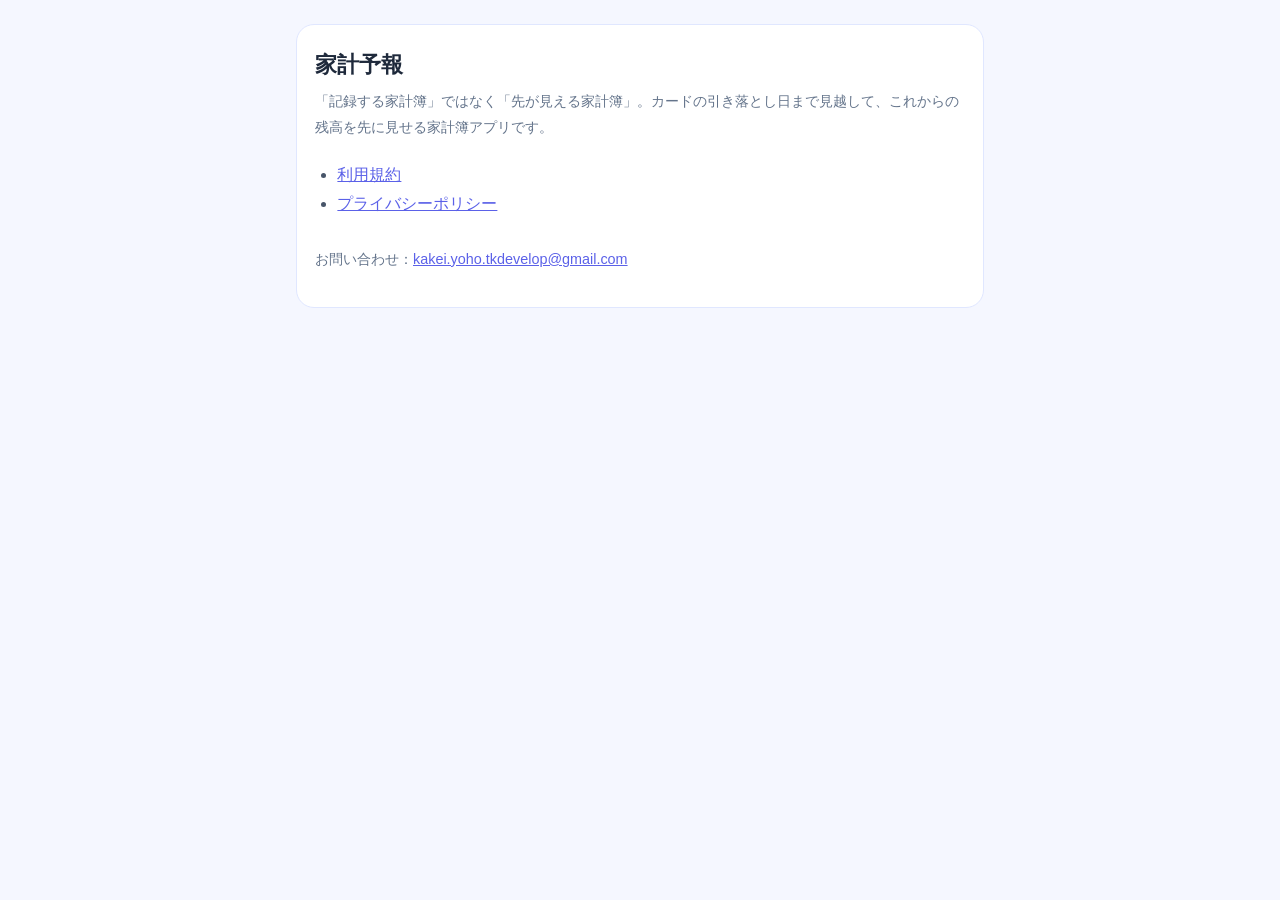
<file: index.html>
<!doctype html>
<html lang="ja">
<head>
<meta charset="utf-8">
<meta name="viewport" content="width=device-width, initial-scale=1">
<title>家計予報</title>
<link rel="stylesheet" href="style.css">
</head>
<body>
<main>
  <div class="card">
    <h1>家計予報</h1>
    <p class="lead">「記録する家計簿」ではなく「先が見える家計簿」。カードの引き落とし日まで見越して、これからの残高を先に見せる家計簿アプリです。</p>
    <ul>
      <li><a href="kakei-yoho/terms.html">利用規約</a></li>
      <li><a href="kakei-yoho/privacy.html">プライバシーポリシー</a></li>
    </ul>
    <p class="date">お問い合わせ：<a href="mailto:kakei.yoho.tkdevelop@gmail.com">kakei.yoho.tkdevelop@gmail.com</a></p>
  </div>
</main>
</body>
</html>
</file>
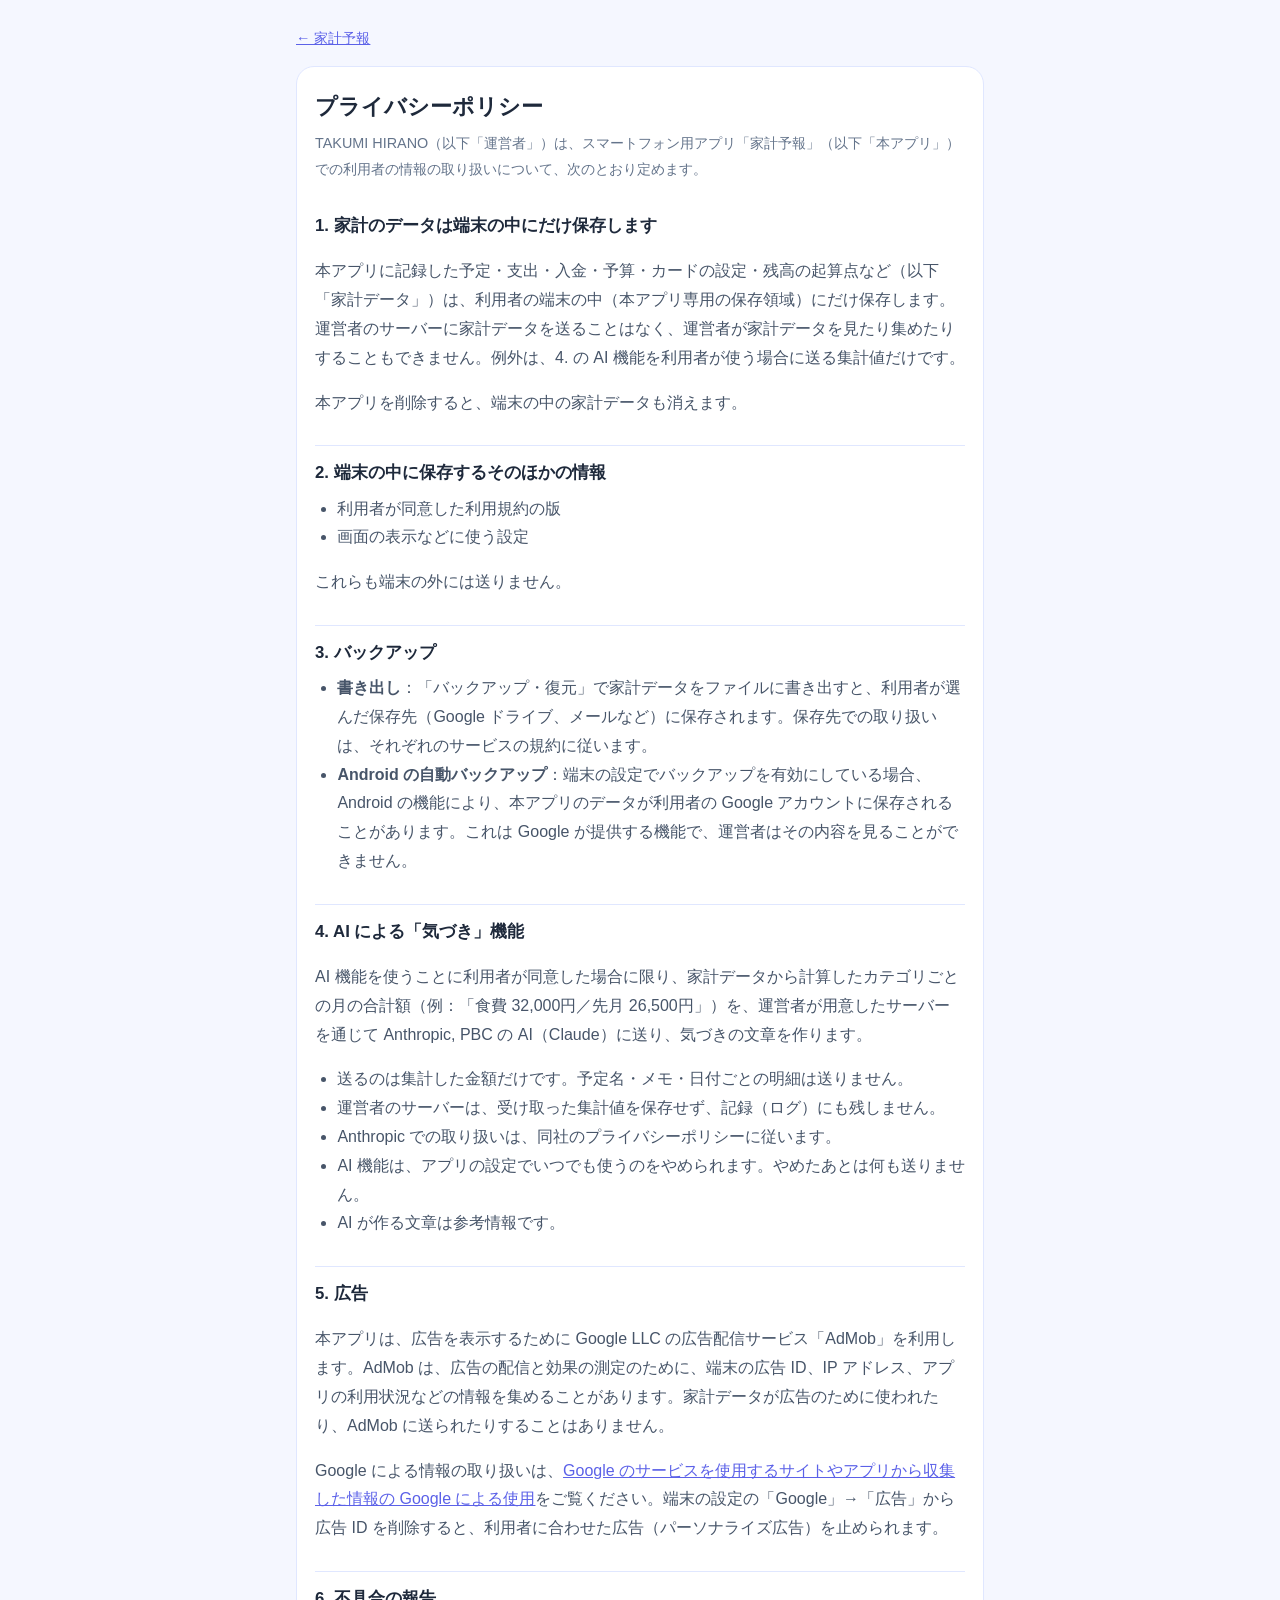
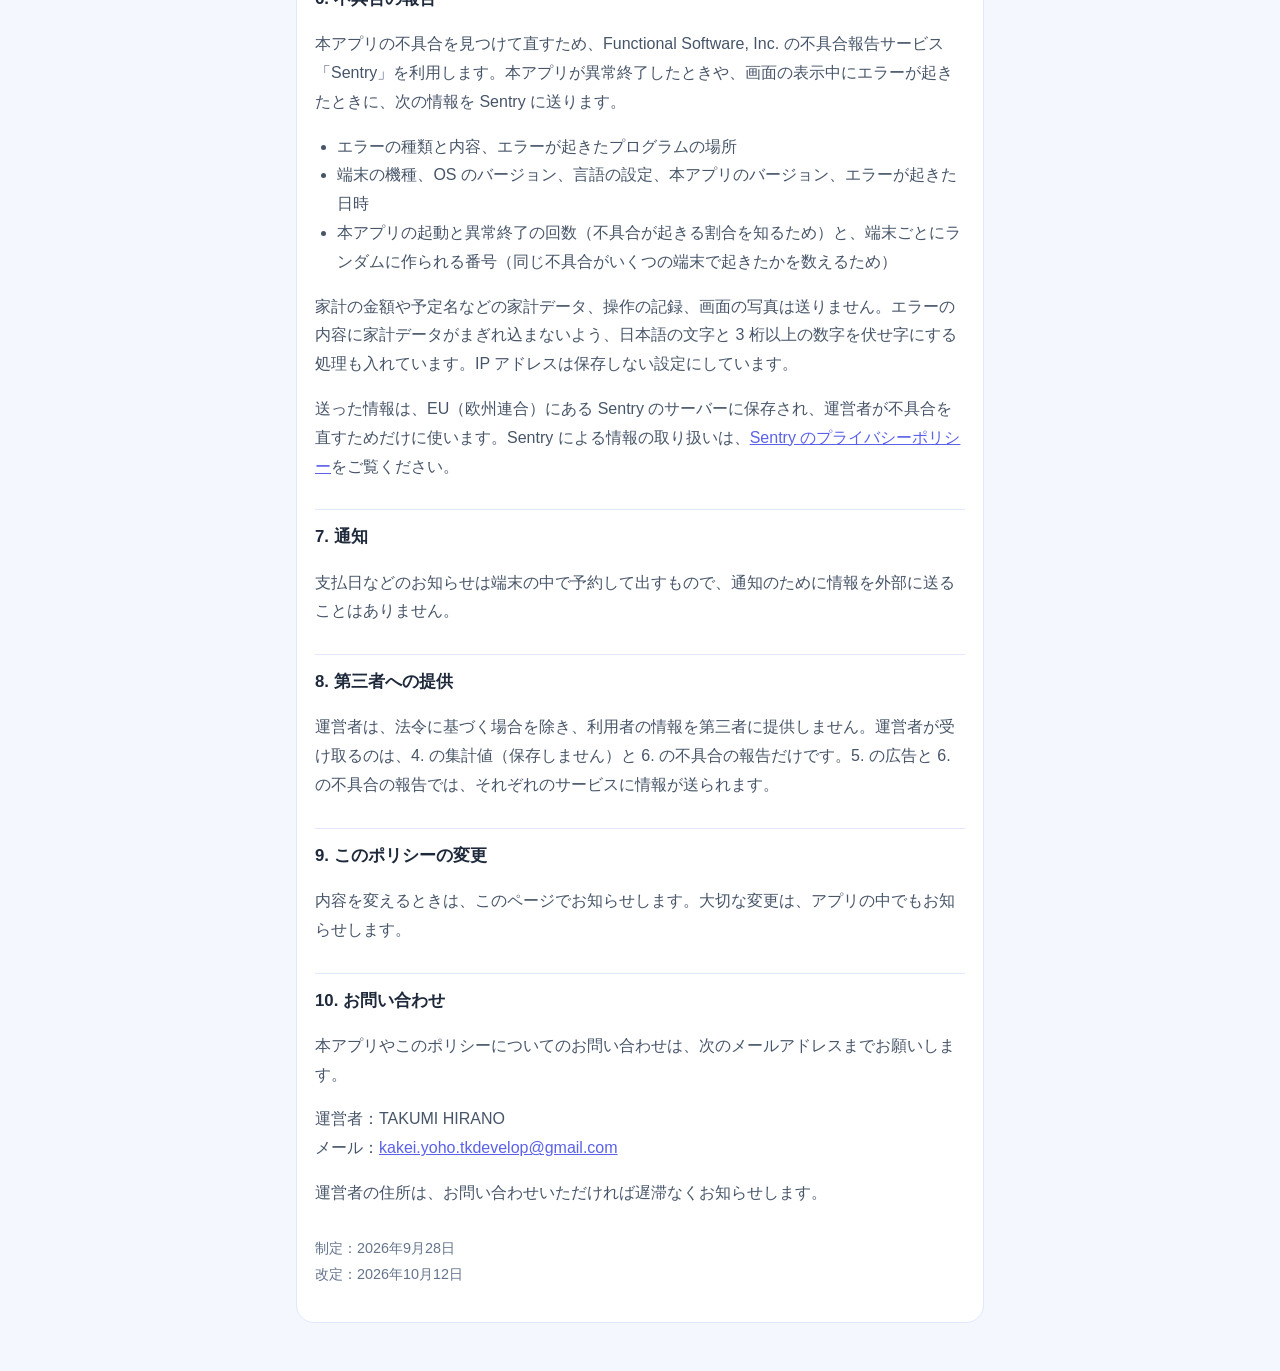
<file: kakei-yoho/privacy.html>
<!doctype html>
<html lang="ja">
<head>
<meta charset="utf-8">
<meta name="viewport" content="width=device-width, initial-scale=1">
<title>プライバシーポリシー｜家計予報</title>
<link rel="stylesheet" href="../style.css">
</head>
<body>
<main>
  <a class="back" href="../index.html">← 家計予報</a>
  <div class="card">
    <h1>プライバシーポリシー</h1>
    <p class="lead">TAKUMI HIRANO（以下「運営者」）は、スマートフォン用アプリ「家計予報」（以下「本アプリ」）での利用者の情報の取り扱いについて、次のとおり定めます。</p>

    <h2>1. 家計のデータは端末の中にだけ保存します</h2>
    <p>本アプリに記録した予定・支出・入金・予算・カードの設定・残高の起算点など（以下「家計データ」）は、利用者の端末の中（本アプリ専用の保存領域）にだけ保存します。運営者のサーバーに家計データを送ることはなく、運営者が家計データを見たり集めたりすることもできません。例外は、4. の AI 機能を利用者が使う場合に送る集計値だけです。</p>
    <p>本アプリを削除すると、端末の中の家計データも消えます。</p>

    <h2>2. 端末の中に保存するそのほかの情報</h2>
    <ul>
      <li>利用者が同意した利用規約の版</li>
      <li>画面の表示などに使う設定</li>
    </ul>
    <p>これらも端末の外には送りません。</p>

    <h2>3. バックアップ</h2>
    <ul>
      <li><strong>書き出し</strong>：「バックアップ・復元」で家計データをファイルに書き出すと、利用者が選んだ保存先（Google ドライブ、メールなど）に保存されます。保存先での取り扱いは、それぞれのサービスの規約に従います。</li>
      <li><strong>Android の自動バックアップ</strong>：端末の設定でバックアップを有効にしている場合、Android の機能により、本アプリのデータが利用者の Google アカウントに保存されることがあります。これは Google が提供する機能で、運営者はその内容を見ることができません。</li>
    </ul>

    <h2>4. AI による「気づき」機能</h2>
    <p>AI 機能を使うことに利用者が同意した場合に限り、家計データから計算したカテゴリごとの月の合計額（例：「食費 32,000円／先月 26,500円」）を、運営者が用意したサーバーを通じて Anthropic, PBC の AI（Claude）に送り、気づきの文章を作ります。</p>
    <ul>
      <li>送るのは集計した金額だけです。予定名・メモ・日付ごとの明細は送りません。</li>
      <li>運営者のサーバーは、受け取った集計値を保存せず、記録（ログ）にも残しません。</li>
      <li>Anthropic での取り扱いは、同社のプライバシーポリシーに従います。</li>
      <li>AI 機能は、アプリの設定でいつでも使うのをやめられます。やめたあとは何も送りません。</li>
      <li>AI が作る文章は参考情報です。</li>
    </ul>

    <h2>5. 広告</h2>
    <p>本アプリは、広告を表示するために Google LLC の広告配信サービス「AdMob」を利用します。AdMob は、広告の配信と効果の測定のために、端末の広告 ID、IP アドレス、アプリの利用状況などの情報を集めることがあります。家計データが広告のために使われたり、AdMob に送られたりすることはありません。</p>
    <p>Google による情報の取り扱いは、<a href="https://policies.google.com/technologies/partner-sites?hl=ja">Google のサービスを使用するサイトやアプリから収集した情報の Google による使用</a>をご覧ください。端末の設定の「Google」→「広告」から広告 ID を削除すると、利用者に合わせた広告（パーソナライズ広告）を止められます。</p>

    <h2>6. 不具合の報告</h2>
    <p>本アプリの不具合を見つけて直すため、Functional Software, Inc. の不具合報告サービス「Sentry」を利用します。本アプリが異常終了したときや、画面の表示中にエラーが起きたときに、次の情報を Sentry に送ります。</p>
    <ul>
      <li>エラーの種類と内容、エラーが起きたプログラムの場所</li>
      <li>端末の機種、OS のバージョン、言語の設定、本アプリのバージョン、エラーが起きた日時</li>
      <li>本アプリの起動と異常終了の回数（不具合が起きる割合を知るため）と、端末ごとにランダムに作られる番号（同じ不具合がいくつの端末で起きたかを数えるため）</li>
    </ul>
    <p>家計の金額や予定名などの家計データ、操作の記録、画面の写真は送りません。エラーの内容に家計データがまぎれ込まないよう、日本語の文字と 3 桁以上の数字を伏せ字にする処理も入れています。IP アドレスは保存しない設定にしています。</p>
    <p>送った情報は、EU（欧州連合）にある Sentry のサーバーに保存され、運営者が不具合を直すためだけに使います。Sentry による情報の取り扱いは、<a href="https://sentry.io/privacy/">Sentry のプライバシーポリシー</a>をご覧ください。</p>

    <h2>7. 通知</h2>
    <p>支払日などのお知らせは端末の中で予約して出すもので、通知のために情報を外部に送ることはありません。</p>

    <h2>8. 第三者への提供</h2>
    <p>運営者は、法令に基づく場合を除き、利用者の情報を第三者に提供しません。運営者が受け取るのは、4. の集計値（保存しません）と 6. の不具合の報告だけです。5. の広告と 6. の不具合の報告では、それぞれのサービスに情報が送られます。</p>

    <h2>9. このポリシーの変更</h2>
    <p>内容を変えるときは、このページでお知らせします。大切な変更は、アプリの中でもお知らせします。</p>

    <h2>10. お問い合わせ</h2>
    <p>本アプリやこのポリシーについてのお問い合わせは、次のメールアドレスまでお願いします。</p>
    <p>運営者：TAKUMI HIRANO<br>メール：<a href="mailto:kakei.yoho.tkdevelop@gmail.com">kakei.yoho.tkdevelop@gmail.com</a></p>
    <p>運営者の住所は、お問い合わせいただければ遅滞なくお知らせします。</p>

    <p class="date">制定：2026年9月28日<br>改定：2026年10月12日</p>
  </div>
</main>
</body>
</html>
</file>
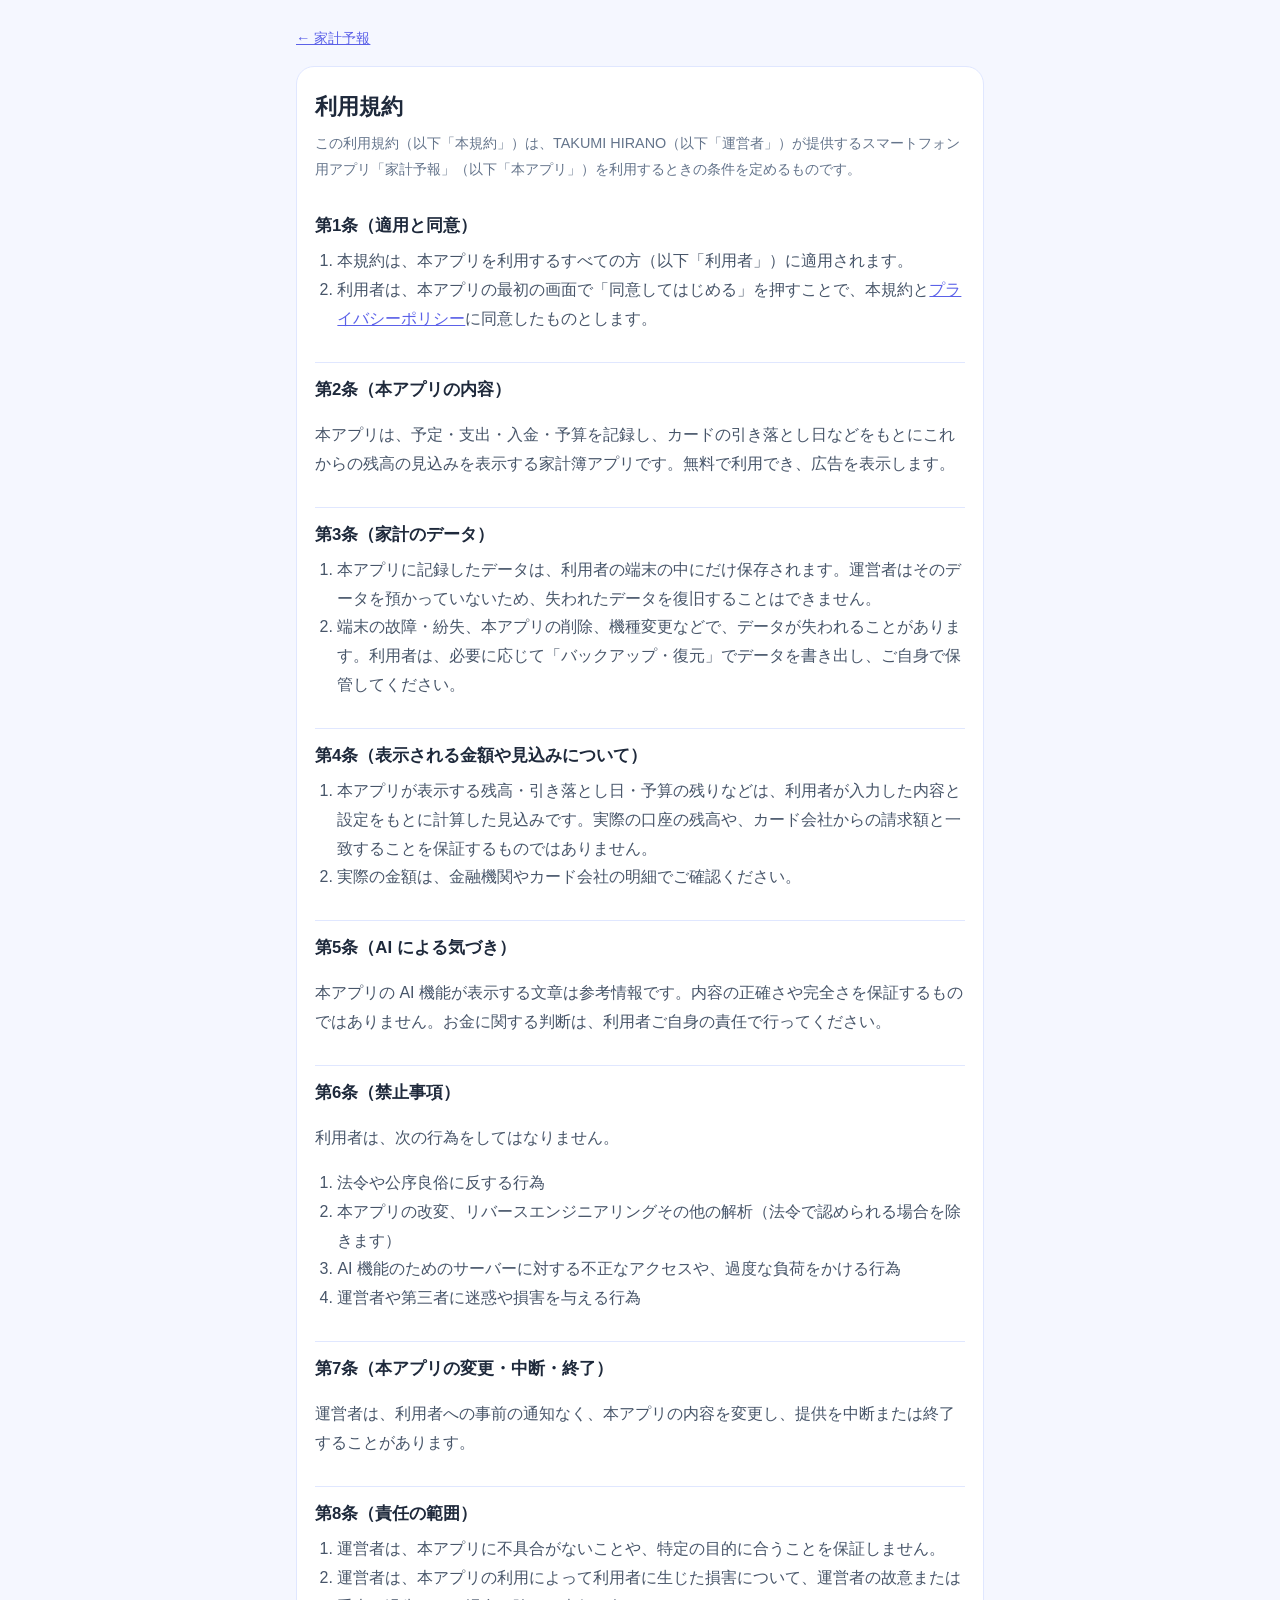
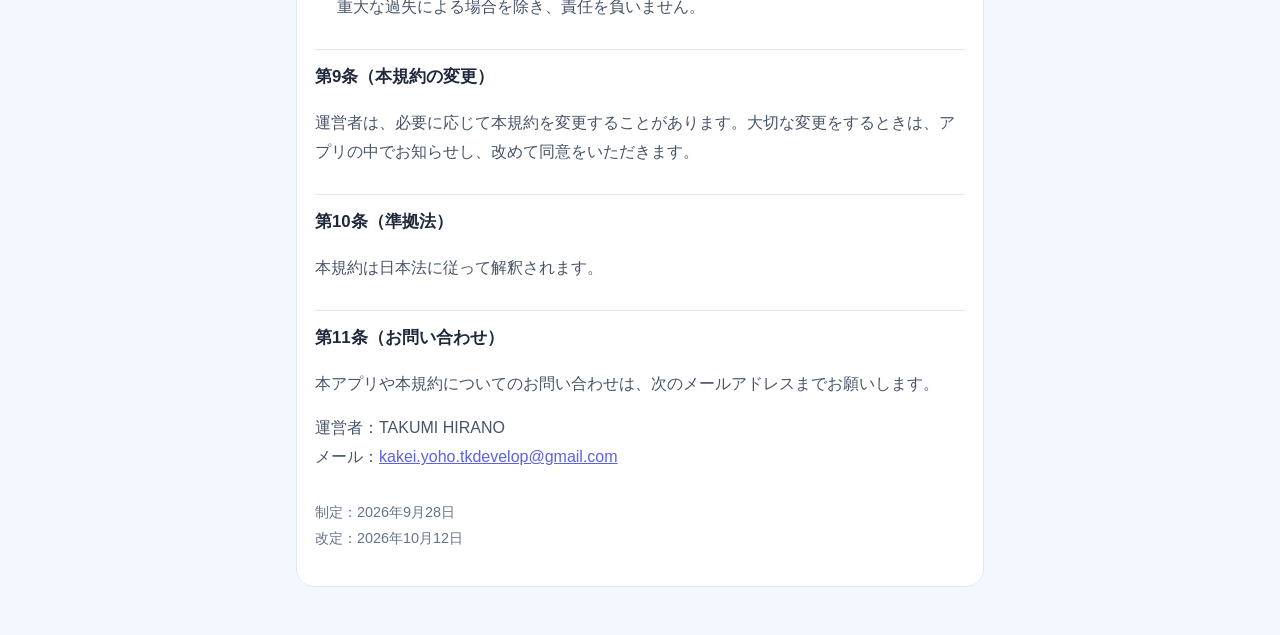
<file: kakei-yoho/terms.html>
<!doctype html>
<html lang="ja">
<head>
<meta charset="utf-8">
<meta name="viewport" content="width=device-width, initial-scale=1">
<title>利用規約｜家計予報</title>
<link rel="stylesheet" href="../style.css">
</head>
<body>
<main>
  <a class="back" href="../index.html">← 家計予報</a>
  <div class="card">
    <h1>利用規約</h1>
    <p class="lead">この利用規約（以下「本規約」）は、TAKUMI HIRANO（以下「運営者」）が提供するスマートフォン用アプリ「家計予報」（以下「本アプリ」）を利用するときの条件を定めるものです。</p>

    <h2>第1条（適用と同意）</h2>
    <ol>
      <li>本規約は、本アプリを利用するすべての方（以下「利用者」）に適用されます。</li>
      <li>利用者は、本アプリの最初の画面で「同意してはじめる」を押すことで、本規約と<a href="privacy.html">プライバシーポリシー</a>に同意したものとします。</li>
    </ol>

    <h2>第2条（本アプリの内容）</h2>
    <p>本アプリは、予定・支出・入金・予算を記録し、カードの引き落とし日などをもとにこれからの残高の見込みを表示する家計簿アプリです。無料で利用でき、広告を表示します。</p>

    <h2>第3条（家計のデータ）</h2>
    <ol>
      <li>本アプリに記録したデータは、利用者の端末の中にだけ保存されます。運営者はそのデータを預かっていないため、失われたデータを復旧することはできません。</li>
      <li>端末の故障・紛失、本アプリの削除、機種変更などで、データが失われることがあります。利用者は、必要に応じて「バックアップ・復元」でデータを書き出し、ご自身で保管してください。</li>
    </ol>

    <h2>第4条（表示される金額や見込みについて）</h2>
    <ol>
      <li>本アプリが表示する残高・引き落とし日・予算の残りなどは、利用者が入力した内容と設定をもとに計算した見込みです。実際の口座の残高や、カード会社からの請求額と一致することを保証するものではありません。</li>
      <li>実際の金額は、金融機関やカード会社の明細でご確認ください。</li>
    </ol>

    <h2>第5条（AI による気づき）</h2>
    <p>本アプリの AI 機能が表示する文章は参考情報です。内容の正確さや完全さを保証するものではありません。お金に関する判断は、利用者ご自身の責任で行ってください。</p>

    <h2>第6条（禁止事項）</h2>
    <p>利用者は、次の行為をしてはなりません。</p>
    <ol>
      <li>法令や公序良俗に反する行為</li>
      <li>本アプリの改変、リバースエンジニアリングその他の解析（法令で認められる場合を除きます）</li>
      <li>AI 機能のためのサーバーに対する不正なアクセスや、過度な負荷をかける行為</li>
      <li>運営者や第三者に迷惑や損害を与える行為</li>
    </ol>

    <h2>第7条（本アプリの変更・中断・終了）</h2>
    <p>運営者は、利用者への事前の通知なく、本アプリの内容を変更し、提供を中断または終了することがあります。</p>

    <h2>第8条（責任の範囲）</h2>
    <ol>
      <li>運営者は、本アプリに不具合がないことや、特定の目的に合うことを保証しません。</li>
      <li>運営者は、本アプリの利用によって利用者に生じた損害について、運営者の故意または重大な過失による場合を除き、責任を負いません。</li>
    </ol>

    <h2>第9条（本規約の変更）</h2>
    <p>運営者は、必要に応じて本規約を変更することがあります。大切な変更をするときは、アプリの中でお知らせし、改めて同意をいただきます。</p>

    <h2>第10条（準拠法）</h2>
    <p>本規約は日本法に従って解釈されます。</p>

    <h2>第11条（お問い合わせ）</h2>
    <p>本アプリや本規約についてのお問い合わせは、次のメールアドレスまでお願いします。</p>
    <p>運営者：TAKUMI HIRANO<br>メール：<a href="mailto:kakei.yoho.tkdevelop@gmail.com">kakei.yoho.tkdevelop@gmail.com</a></p>

    <p class="date">制定：2026年9月28日<br>改定：2026年10月12日</p>
  </div>
</main>
</body>
</html>
</file>
<file: style.css>
/* 家計予報の規約・ポリシーのページ。色はアプリ（src/constants/designTokens.ts）に合わせる */
:root {
  --text: #1E293B;
  --text-sub: #475569;
  --text-muted: #64748B;
  --accent: #5B61E8;
  --bg: #F5F7FF;
  --card: #FFFFFF;
  --border: #E0E7FF;
}
* { box-sizing: border-box; }
body {
  margin: 0; background: var(--bg); color: var(--text);
  font-family: -apple-system, BlinkMacSystemFont, "Hiragino Sans", "Noto Sans JP", "Yu Gothic", sans-serif;
  line-height: 1.8; font-size: 16px;
}
main { max-width: 720px; margin: 0 auto; padding: 24px 16px 48px; }
.card { background: var(--card); border: 1px solid var(--border); border-radius: 18px; padding: 20px 18px; }
h1 { font-size: 1.4rem; margin: 0 0 4px; }
.lead { color: var(--text-muted); font-size: 0.9rem; margin: 0 0 20px; }
h2 { font-size: 1.05rem; margin: 28px 0 6px; padding-top: 12px; border-top: 1px solid var(--border); }
h2:first-of-type { border-top: none; padding-top: 0; }
p, li { color: var(--text-sub); }
ul, ol { padding-left: 1.4em; margin: 6px 0; }
a { color: var(--accent); }
.date { margin-top: 28px; color: var(--text-muted); font-size: 0.9rem; }
.back { display: inline-block; margin-bottom: 14px; font-size: 0.9rem; }
.todo { background: #FEF3C7; border-radius: 4px; padding: 0 3px; }
</file>
